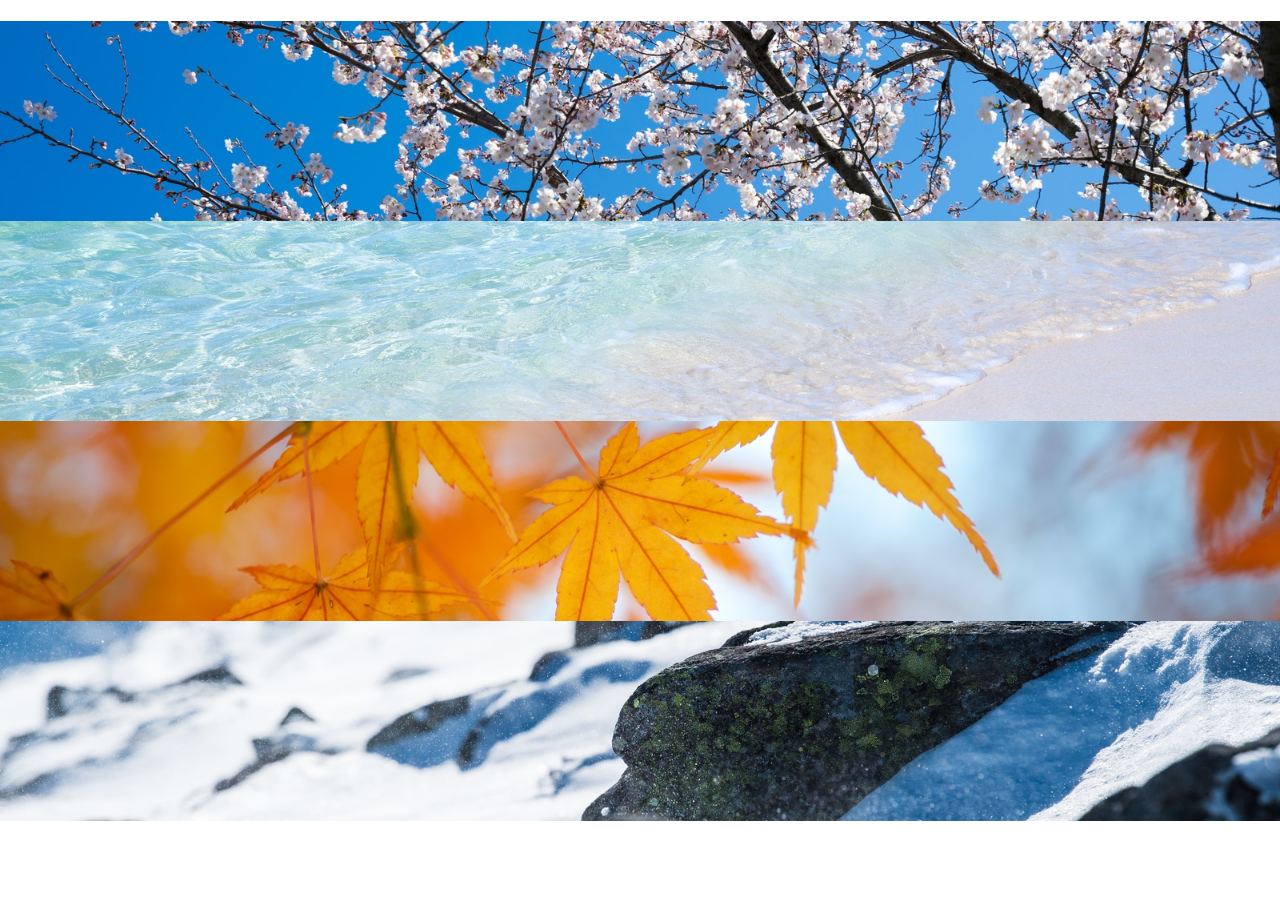
<file: 1-6演習問題.html>
<!DOCTYPE HTML> 　
<html lang="ja">
  <head>
    <meta charset="UTF-8" />
    <title>1-6演習問題</title>
    <link rel="stylesheet" href="1-6演習問題.css">
  </head>

  <body>
    <div class="box1"></div>
    <div class="box2"></div>
    <div class="box3"></div>
    <div class="box4"></div>
  </body>
</html>
</file>
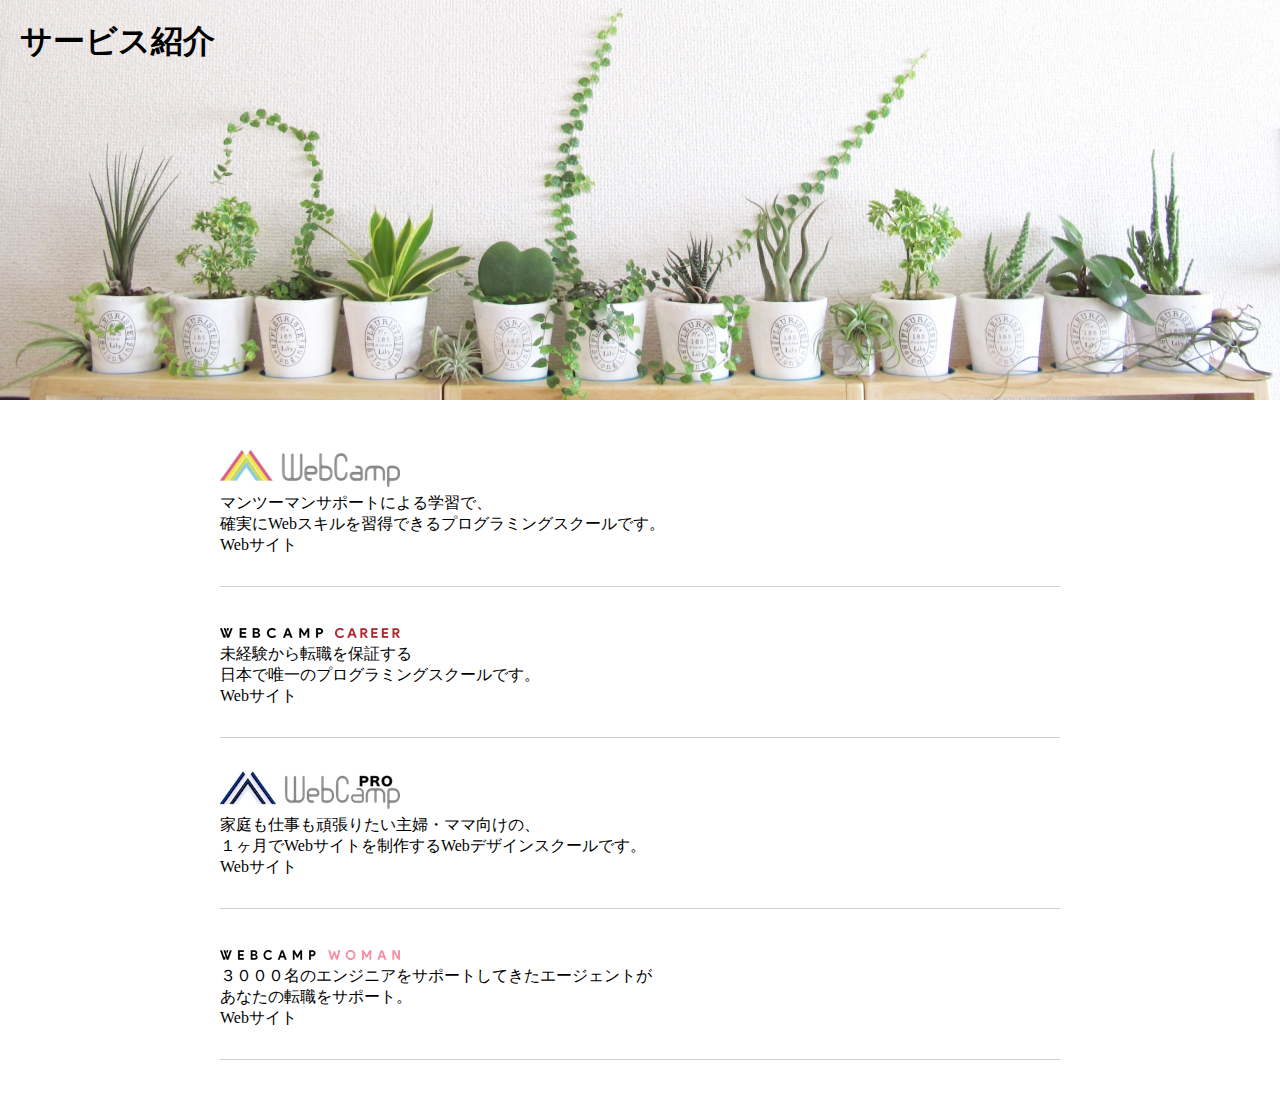
<file: 1-7演習問題.html>
<!DOCTYPE html>
<html lang="ja">
  <head>
    <meta charset="UTF-8" />
    <link rel="stylesheet" href="1-7演習問題.css" />
    <title>1-7演習問題</title>
  </head>

  <body>
    <section class="main-visual">
      <h1 class="headline">サービス紹介</h1>
    </section>
    <main>
      <section class="service1">
        <h2>
          <img src="img.1-7演習/wc-logo.png">
        </h2>
        <p>マンツーマンサポートによる学習で、<br>
           確実にWebスキルを習得できるプログラミングスクールです。
        </p>
        <a　href="https://wc-logo.png">Webサイト</a>
      </section>
    
      <section class="service2">
        <h2>
          <img src="img.1-7演習/wcc-logo.png">
        </h2>
        <p>未経験から転職を保証する<br>
           日本で唯一のプログラミングスクールです。
        </p>
        <a　href="https://wcc-logo.png">Webサイト</a>
      </section>

      <section class="service1">
        <h2>
          <img src="img.1-7演習/wcp-logo.png">
        </h2>
        <p>家庭も仕事も頑張りたい主婦・ママ向けの、<br>
           １ヶ月でWebサイトを制作するWebデザインスクールです。
        </p>
        <a　href="https://wcp-logo.png">Webサイト</a>
      </section>
      <section class="service1">
        <h2>
          <img src="img.1-7演習/wcw-logo.png">
        </h2>
        <p>３０００名のエンジニアをサポートしてきたエージェントが<br>
           あなたの転職をサポート。
        </p>
        <a　href="https://wcw-logo.png">Webサイト</a>
      </section>

    </main>
  </body>
</html>
</file>
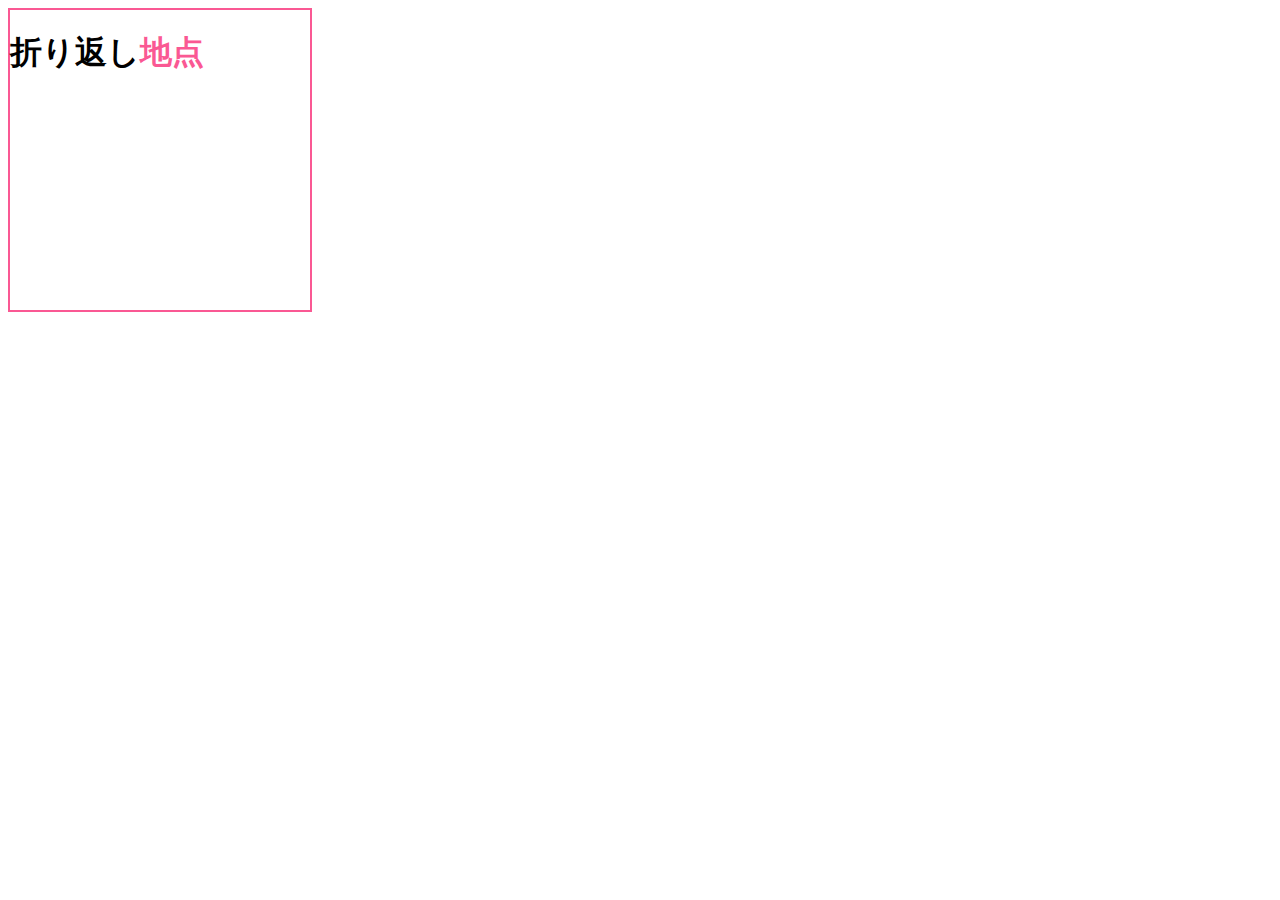
<file: 1-7確認問題.html>
<!DOCTYPE html>
<html lang="ja">
  <head>
    <meta charset="UTF-8" />
    <!-- CSSファイルの読み込み -->
    <link rel="stylesheet" href="1-7確認問題.css" />
    <title>1-7確認問題</title>
  </head>
  <body>
    <section>
      <h1>折り返し<span>地点</span></h1>
    </section>
  </body>
</html>
</file>
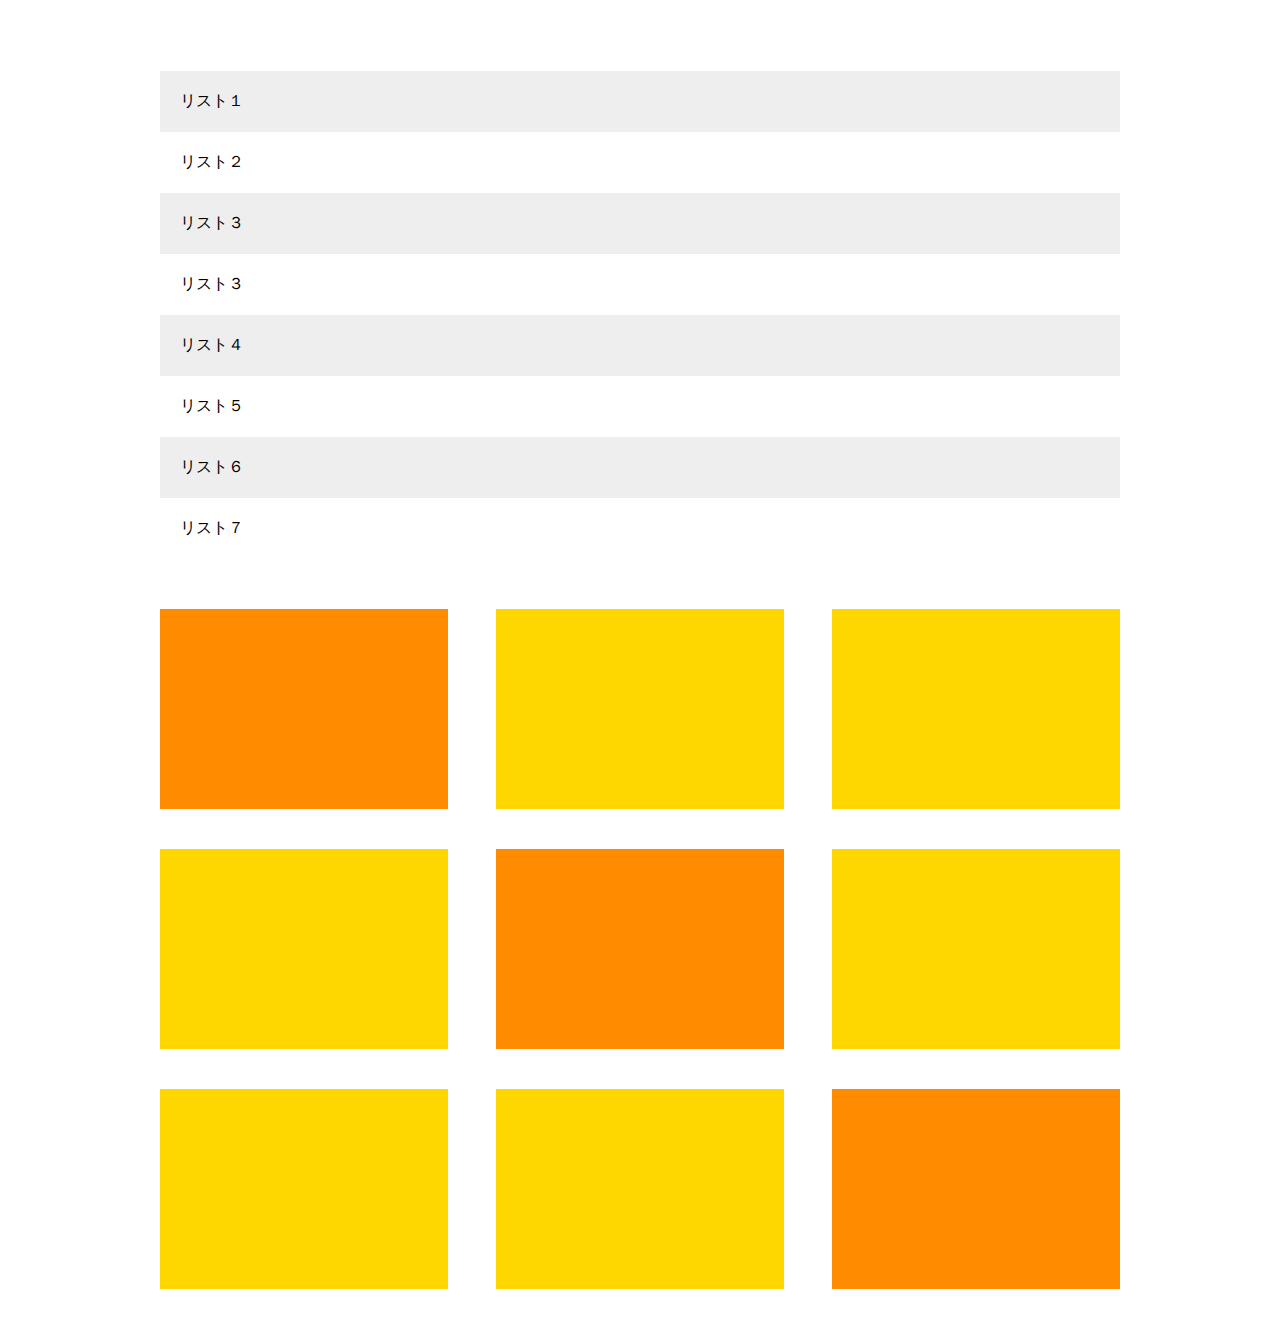
<file: 1-8演習問題.html>
<!DOCTYPE HTML> 　
<html lang="ja">

<head>
  <meta charset="UTF-8" />
  <title>1-8演習問題</title>
  <link rel="stylesheet" href="1-8演習問題.css" />
</head>

<body>
  <main>
    <ul class="item-list">
      <li class="item">リスト１</li>
      <li class="item">リスト２</li>
      <li class="item">リスト３</li>
      <li class="item">リスト３</li>
      <li class="item">リスト４</li>
      <li class="item">リスト５</li>
      <li class="item">リスト６</li>
      <li class="item">リスト７</li>
    </ul>


    <div class="box-list">
      <div class="box"></div>
      <div class="box"></div>
      <div class="box"></div>
      <div class="box"></div>
      <div class="box"></div>
      <div class="box"></div>
      <div class="box"></div>
      <div class="box"></div>
      <div class="box"></div>

    </div>
  </main>
</body>

</html>
</file>
<file: 1-6演習問題.css>
*{
  margin: 0;
  padding: 0;
  box-sizing: border-box;
}

.box1{
  height: 200px;
  background-image: url(img.1-6演習/box1.jpg);
  background-size: cover;
  background-position: center;
}

.box2{
  height: 200px;
  background-image: url(img.1-6演習/box2.jpg);
  background-size: cover;
  background-position: center;
}

.box3{
  height: 200px;
  background-image: url(img.1-6演習/box3.jpg);
  background-size: cover;
  background-position: center;
}

.box4{
  height: 200px;
  background-image: url(img.1-6演習/box4.jpg);
  background-size: cover;
  background-position: center;
}
</file>
<file: 1-7演習問題.css>
* {
  margin: 0;
  padding: 0;
  box-sizing: border-box;
}

.main-visual{
  height: 400px;
  width: 100%;
  background-image: url(img.1-7演習/mv.jpg);
  background-size: cover;
  background-position: bottom;
}


.headline{
  padding: 20px;
}

main{
  width: 840px;
  margin:50px auto;
}


.service1{
  border-bottom: 1px solid #d1d1d1;
  padding-bottom: 30px;
  margin-bottom: 30px;
}
.service2{
  border-bottom: 1px solid #d1d1d1;
  padding-bottom: 30px;
  margin-bottom: 30px;
}
.service3{
  border-bottom: 1px solid #d1d1d1;
  padding-bottom: 30px;
  margin-bottom: 30px;
}
.service4{
  border-bottom: 1px solid #d1d1d1;
  padding-bottom: 30px;
}
</file>
<file: 1-7確認問題.css>
section{
  width: 300px;
  height: 300px;
  border: 2px solid #fa5893;
}

span{
  color: #fa5893;
}
</file>
<file: 1-8演習問題.css>
*{
  margin: 0;
  padding: 0;
  box-sizing: border-box;
}

main{
  width: 960px;
  margin: 50px auto;
}


.item-list{
  margin-bottom: 50px;
}

.item{
  padding: 20px;
  list-style: none;
}

.item:nth-child(odd){
  background-color: #eee;
}

.box-list{
  display: flex;
  flex-wrap: wrap;
}

.box{
  width: 30%;
  height: 200px;
  background-color:#ffd700;
  margin-right: 5%;
  margin-bottom: 40px;
}

.box:first-child,
.box:nth-child(5),
.box:last-child{
  background-color:#ff8c00;
}
.box:nth-child(3n){
  margin-right:0;
}
.box:nth-last-child(-n+3){
  margin-bottom:0;
}
</file>
